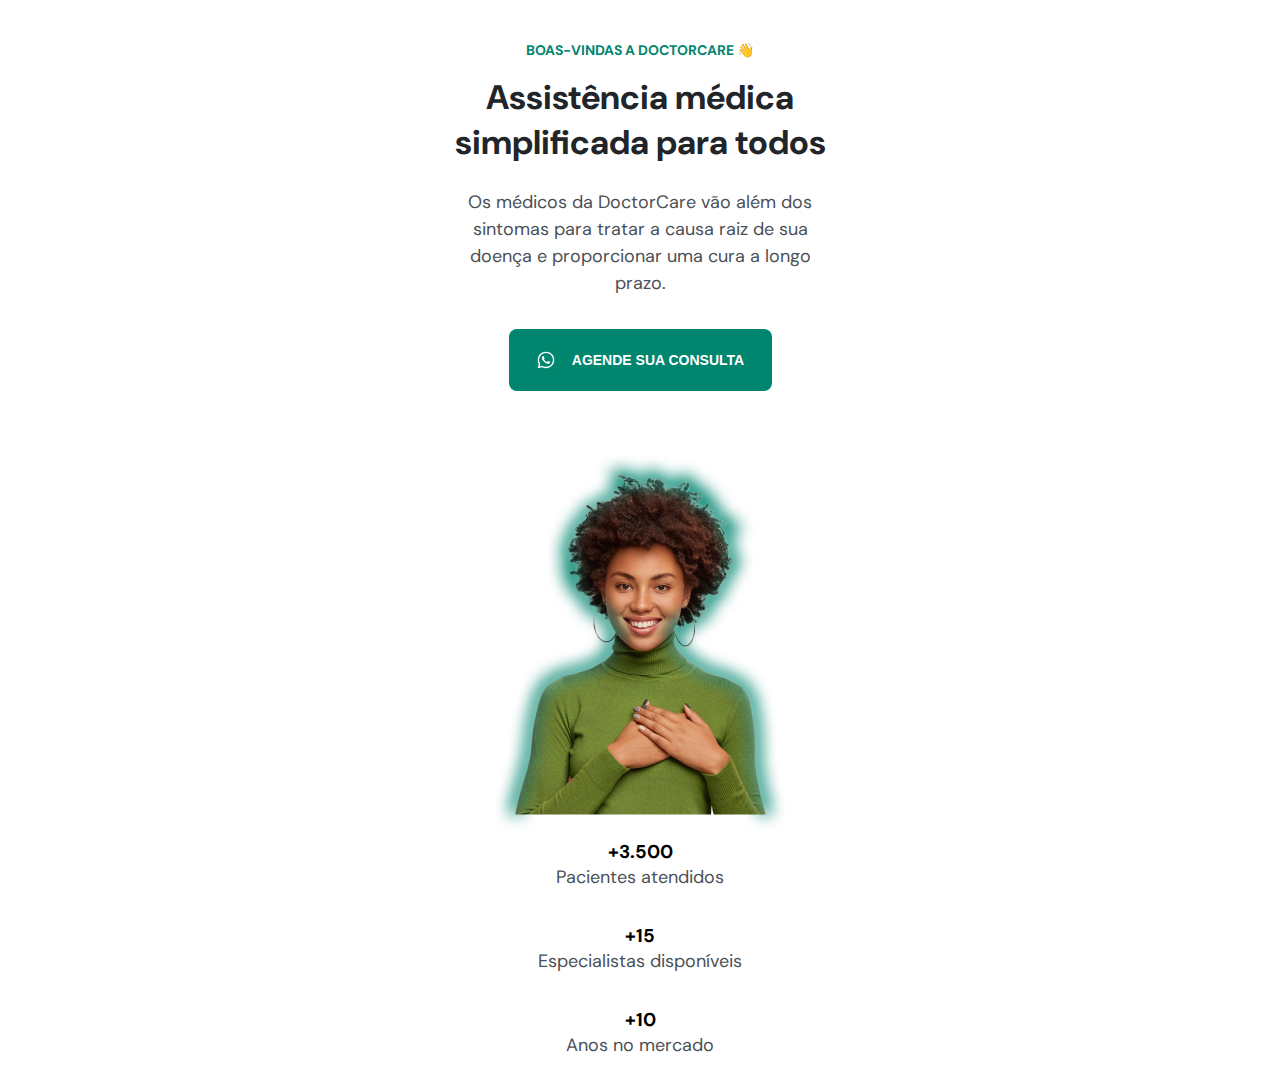
<file: Desktop/nlw/index.html>
<!DOCTYPE html>
<html lang="pt-br">
<head>
    <meta charset="UTF-8">
    <meta http-equiv="X-UA-Compatible" content="IE=edge">
    <meta name="viewport" content="width=device-width, initial-scale=1.0">
    <title>DoctorCare</title>
    <link rel="stylesheet" href="style.css">
    <link rel="preconnect" href="https://fonts.googleapis.com">
<link rel="preconnect" href="https://fonts.gstatic.com" crossorigin>
<link href="https://fonts.googleapis.com/css2?family=DM+Sans:ital,wght@0,700;1,400&display=swap" rel="stylesheet">
</head>
<body>
    <header>
        <h4>BOAS-VINDAS A DOCTORCARE 👋</h4>

        <h1>Assistência médica simplificada para todos</h1>
        
        <p>Os médicos da DoctorCare vão além 
        dos sintomas para tratar a causa raiz de sua doença e 
        proporcionar uma cura a longo prazo.</p>
        
        <button>
            <svg width="20" height="20" viewBox="0 0 20 20" fill="none" xmlns="http://www.w3.org/2000/svg">
                <path d="M13.8337 11.6667C13.667 11.5833 12.5837 11.0833 12.417 11C12.2503 10.9167 12.0837 10.9167 11.917 11.0833C11.7503 11.25 11.417 11.75 11.2503 11.9167C11.167 12.0833 11.0003 12.0833 10.8337 12C10.2503 11.75 9.66699 11.4167 9.16699 11C8.75033 10.5833 8.33366 10.0833 8.00033 9.58334C7.91699 9.41668 8.00033 9.25001 8.08366 9.16668C8.16699 9.08334 8.25033 8.91668 8.41699 8.83334C8.50033 8.75001 8.58366 8.58334 8.58366 8.50001C8.66699 8.41668 8.66699 8.25001 8.58366 8.16668C8.50033 8.08334 8.08366 7.08334 7.91699 6.66668C7.83366 6.08334 7.66699 6.08334 7.50033 6.08334C7.41699 6.08334 7.25033 6.08334 7.08366 6.08334C6.91699 6.08334 6.66699 6.25001 6.58366 6.33334C6.08366 6.83334 5.83366 7.41668 5.83366 8.08334C5.91699 8.83334 6.16699 9.58334 6.66699 10.25C7.58366 11.5833 8.75033 12.6667 10.167 13.3333C10.5837 13.5 10.917 13.6667 11.3337 13.75C11.7503 13.9167 12.167 13.9167 12.667 13.8333C13.2503 13.75 13.7503 13.3333 14.0837 12.8333C14.2503 12.5 14.2503 12.1667 14.167 11.8333C14.167 11.8333 14.0003 11.75 13.8337 11.6667ZM15.917 4.08334C12.667 0.833344 7.41699 0.833344 4.16699 4.08334C1.50033 6.75001 1.00033 10.8333 2.83366 14.0833L1.66699 18.3333L6.08366 17.1667C7.33366 17.8333 8.66699 18.1667 10.0003 18.1667C14.5837 18.1667 18.2503 14.5 18.2503 9.91668C18.3337 7.75001 17.417 5.66668 15.917 4.08334ZM13.667 15.75C12.5837 16.4167 11.3337 16.8333 10.0003 16.8333C8.75033 16.8333 7.58366 16.5 6.50033 15.9167L6.25033 15.75L3.66699 16.4167L4.33366 13.9167L4.16699 13.6667C2.16699 10.3333 3.16699 6.16668 6.41699 4.08334C9.66699 2.00001 13.8337 3.08334 15.8337 6.25001C17.8337 9.50001 16.917 13.75 13.667 15.75Z" fill="white"/>
                </svg>
                
            Agende sua consulta</button>
        
        <img src="assets/Foto.png" alt="Mulher negra vestindo moletom e sorrindo">
        <h3>+3.500</h3>
        <p>Pacientes atendidos</p>
        <h3>+15</h3>
        <p>Especialistas disponíveis</p>
        <h3>+10</h3>
        <p>Anos no mercado</p>
    </header>
      

</body>
</html>
</file>
<file: Desktop/nlw/style.css>
*{
    margin: 0;
    box-sizing: border-box;
    
}

:root{
    --primary-color: #00856F;
    --headline-color: #212529;
    --paragraph-color:#495057;
     font-size: 62.5%; /* 1rem = 10px */
}

body{
    font-family:'DM Sans';
    font-size: 1.6rem;
    text-align: center;
}

header{
    width: 37.5rem;
    margin: 0 auto;
    margin-top: 4.1rem;
}

h4{
    font-size: 1.4rem;
    color: var(--primary-color);
    margin: 0 0 1.6rem 0;
}

h1{
    font-size: 3.4rem;
    color: var(--headline-color);
    margin: 0 0 2.4rem 0;
    
}

p{
    font-size: 1.8rem;
    color: var(--paragraph-color);
    margin: 0 0 3.2rem 0;
    line-height: 150%;
}

button{
    background: var(--primary-color);
   
    border: none;
    border-radius: 0.8rem;
   
    margin: 0 0 6rem 0;
   
    height: 6.2rem;
    width: 26.3rem;

    color: #ffffff;
    text-transform: uppercase;
    font-size: 1.4rem;
    font-weight: 700;

    display: flex;
    align-items: center;
    justify-content: center;
    gap: 1.6rem;
    margin-right: auto;
    margin-left: auto;

}
</file>
